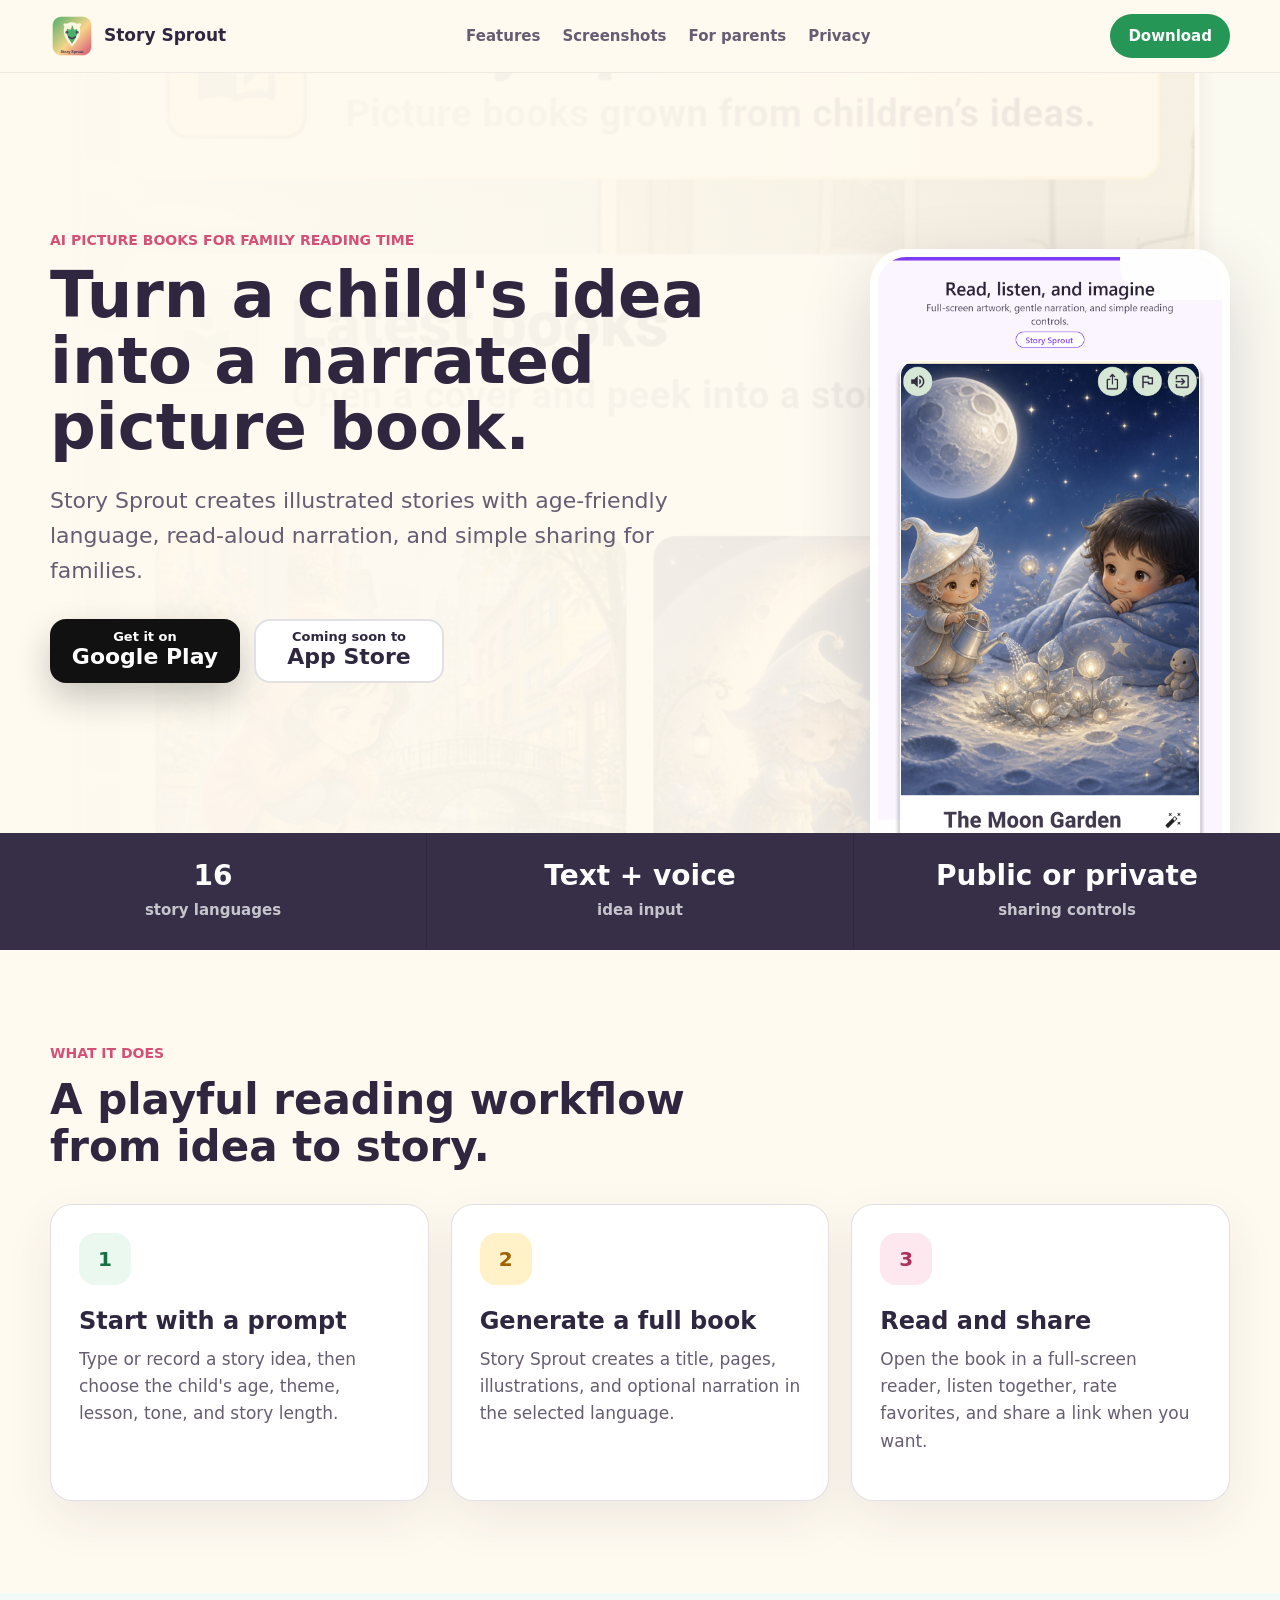
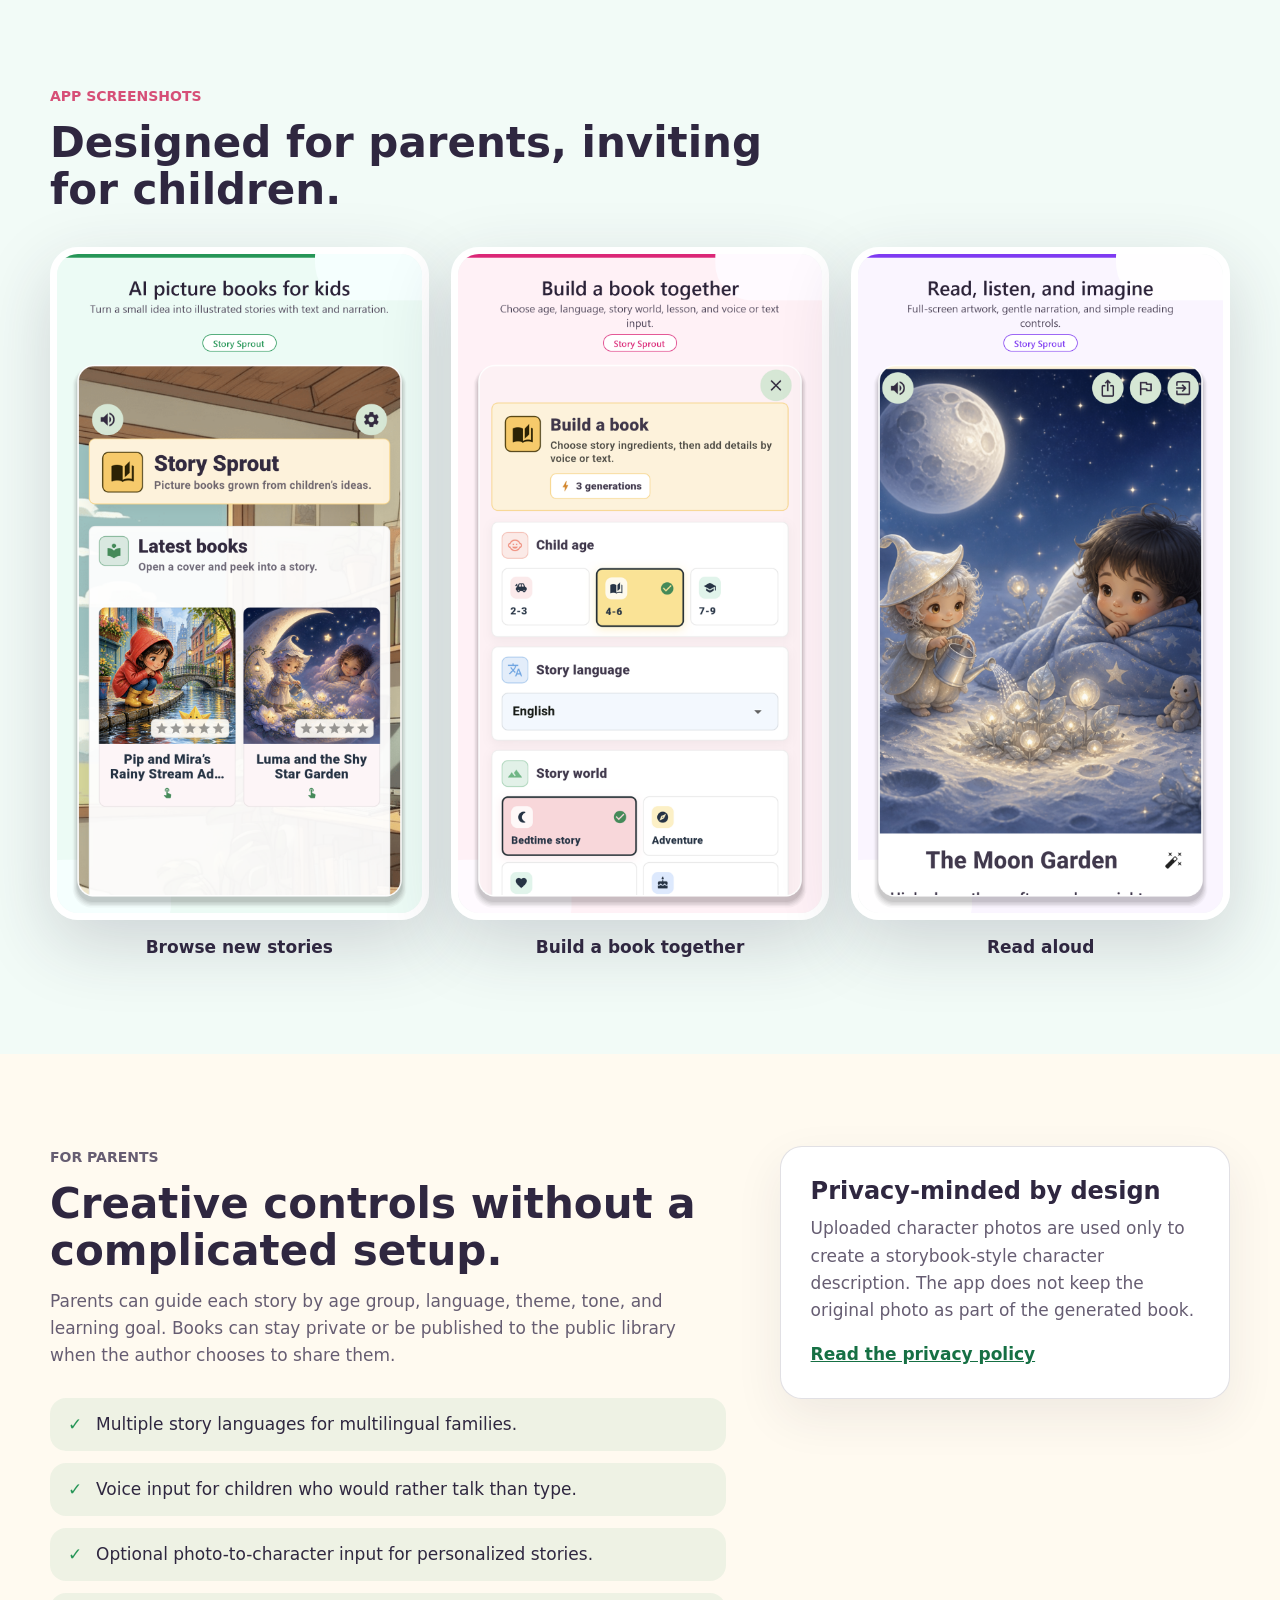
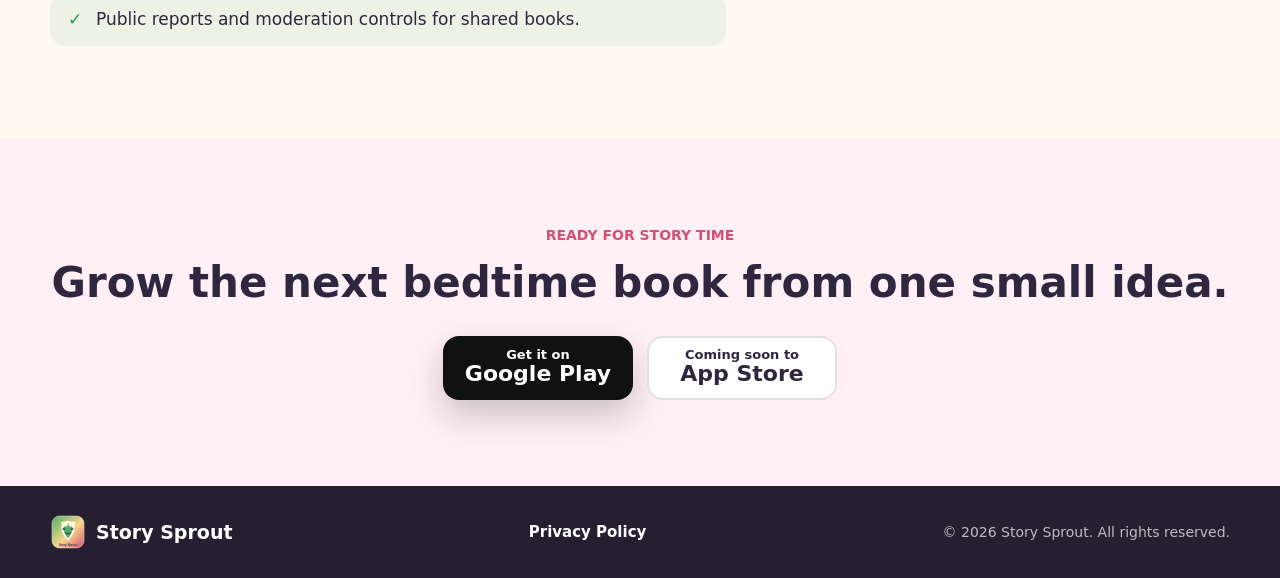
<file: index.html>
<!doctype html>
<html lang="en">
  <head>
    <meta charset="utf-8">
    <meta name="viewport" content="width=device-width, initial-scale=1">
    <title>Story Sprout - AI picture books for children</title>
    <meta
      name="description"
      content="Story Sprout helps families turn children's ideas into illustrated picture books with text, narration, and simple sharing."
    >
    <meta name="theme-color" content="#269657">
    <meta property="og:title" content="Story Sprout">
    <meta property="og:description" content="AI picture books grown from children's ideas.">
    <meta property="og:type" content="website">
    <meta property="og:image" content="assets/screenshots/01_ai_picture_books.png">
    <link rel="icon" href="assets/storysprout-icon.svg" type="image/svg+xml">
    <link rel="stylesheet" href="styles.css">
  </head>
  <body>
    <!-- Static landing page for the Story Sprout app. -->
    <header class="site-header" data-header>
      <a class="brand" href="index.html" aria-label="Story Sprout home">
        <img src="assets/storysprout-icon.svg" alt="" width="44" height="44">
        <span>Story Sprout</span>
      </a>
      <nav class="site-nav" aria-label="Primary navigation">
        <a href="#features">Features</a>
        <a href="#screenshots">Screenshots</a>
        <a href="#parents">For parents</a>
        <a href="privacy.html">Privacy</a>
      </nav>
      <a class="header-cta" href="#download">Download</a>
    </header>

    <main>
      <section class="hero" aria-labelledby="hero-title">
        <div class="hero-backdrop" aria-hidden="true">
          <img src="assets/screenshots/01_ai_picture_books.png" alt="">
        </div>
        <div class="hero-content">
          <p class="eyebrow">AI picture books for family reading time</p>
          <h1 id="hero-title">Turn a child's idea into a narrated picture book.</h1>
          <p class="hero-copy">
            Story Sprout creates illustrated stories with age-friendly language,
            read-aloud narration, and simple sharing for families.
          </p>
          <div class="hero-actions" id="download">
            <a
              class="store-badge store-badge--play"
              href="https://play.google.com/store/apps/details?id=com.shipshape_solutions.storysprout"
              target="_blank"
              rel="noopener"
              aria-label="Get Story Sprout on Google Play"
            >
              <span>Get it on</span>
              <strong>Google Play</strong>
            </a>
            <span class="store-badge store-badge--soon" aria-label="iOS version coming soon">
              <span>Coming soon to</span>
              <strong>App Store</strong>
            </span>
          </div>
        </div>
        <div class="hero-phone" aria-label="Story Sprout app preview">
          <img src="assets/screenshots/03_read_aloud.png" alt="Story Sprout reading screen with illustrated moon garden page">
        </div>
      </section>

      <section class="intro-band" aria-label="Story Sprout highlights">
        <div class="metric">
          <strong>16</strong>
          <span>story languages</span>
        </div>
        <div class="metric">
          <strong>Text + voice</strong>
          <span>idea input</span>
        </div>
        <div class="metric">
          <strong>Public or private</strong>
          <span>sharing controls</span>
        </div>
      </section>

      <section class="section" id="features" aria-labelledby="features-title">
        <div class="section-heading">
          <p class="eyebrow">What it does</p>
          <h2 id="features-title">A playful reading workflow from idea to story.</h2>
        </div>
        <div class="feature-grid">
          <article class="feature-card">
            <span class="feature-icon">1</span>
            <h3>Start with a prompt</h3>
            <p>Type or record a story idea, then choose the child's age, theme, lesson, tone, and story length.</p>
          </article>
          <article class="feature-card">
            <span class="feature-icon">2</span>
            <h3>Generate a full book</h3>
            <p>Story Sprout creates a title, pages, illustrations, and optional narration in the selected language.</p>
          </article>
          <article class="feature-card">
            <span class="feature-icon">3</span>
            <h3>Read and share</h3>
            <p>Open the book in a full-screen reader, listen together, rate favorites, and share a link when you want.</p>
          </article>
        </div>
      </section>

      <section class="showcase" id="screenshots" aria-labelledby="screenshots-title">
        <div class="section-heading">
          <p class="eyebrow">App screenshots</p>
          <h2 id="screenshots-title">Designed for parents, inviting for children.</h2>
        </div>
        <div class="screenshot-strip" aria-label="Story Sprout screenshots">
          <figure>
            <img src="assets/screenshots/01_ai_picture_books.png" alt="Story Sprout home screen with latest picture books">
            <figcaption>Browse new stories</figcaption>
          </figure>
          <figure>
            <img src="assets/screenshots/05_build_together.png" alt="Story Sprout build a book screen with language and story world options">
            <figcaption>Build a book together</figcaption>
          </figure>
          <figure>
            <img src="assets/screenshots/03_read_aloud.png" alt="Story Sprout reading screen with artwork and narration controls">
            <figcaption>Read aloud</figcaption>
          </figure>
        </div>
      </section>

      <section class="split-section" id="parents" aria-labelledby="parents-title">
        <div>
          <p class="eyebrow">For parents</p>
          <h2 id="parents-title">Creative controls without a complicated setup.</h2>
          <p>
            Parents can guide each story by age group, language, theme, tone,
            and learning goal. Books can stay private or be published to the
            public library when the author chooses to share them.
          </p>
          <ul class="check-list">
            <li>Multiple story languages for multilingual families.</li>
            <li>Voice input for children who would rather talk than type.</li>
            <li>Optional photo-to-character input for personalized stories.</li>
            <li>Public reports and moderation controls for shared books.</li>
          </ul>
        </div>
        <div class="parent-panel">
          <h3>Privacy-minded by design</h3>
          <p>
            Uploaded character photos are used only to create a storybook-style
            character description. The app does not keep the original photo as
            part of the generated book.
          </p>
          <a href="privacy.html">Read the privacy policy</a>
        </div>
      </section>

      <section class="cta-section" aria-labelledby="cta-title">
        <p class="eyebrow">Ready for story time</p>
        <h2 id="cta-title">Grow the next bedtime book from one small idea.</h2>
        <div class="hero-actions">
          <a
            class="store-badge store-badge--play"
            href="https://play.google.com/store/apps/details?id=com.shipshape_solutions.storysprout"
            target="_blank"
            rel="noopener"
          >
            <span>Get it on</span>
            <strong>Google Play</strong>
          </a>
          <span class="store-badge store-badge--soon" aria-label="iOS version coming soon">
            <span>Coming soon to</span>
            <strong>App Store</strong>
          </span>
        </div>
      </section>
    </main>

    <footer class="site-footer">
      <a class="brand brand--footer" href="index.html">
        <img src="assets/storysprout-icon.svg" alt="" width="36" height="36">
        <span>Story Sprout</span>
      </a>
      <div class="footer-links">
        <a href="privacy.html">Privacy Policy</a>
      </div>
      <p>&copy; <span data-year></span> Story Sprout. All rights reserved.</p>
    </footer>

    <script src="script.js"></script>
  </body>
</html>
</file>
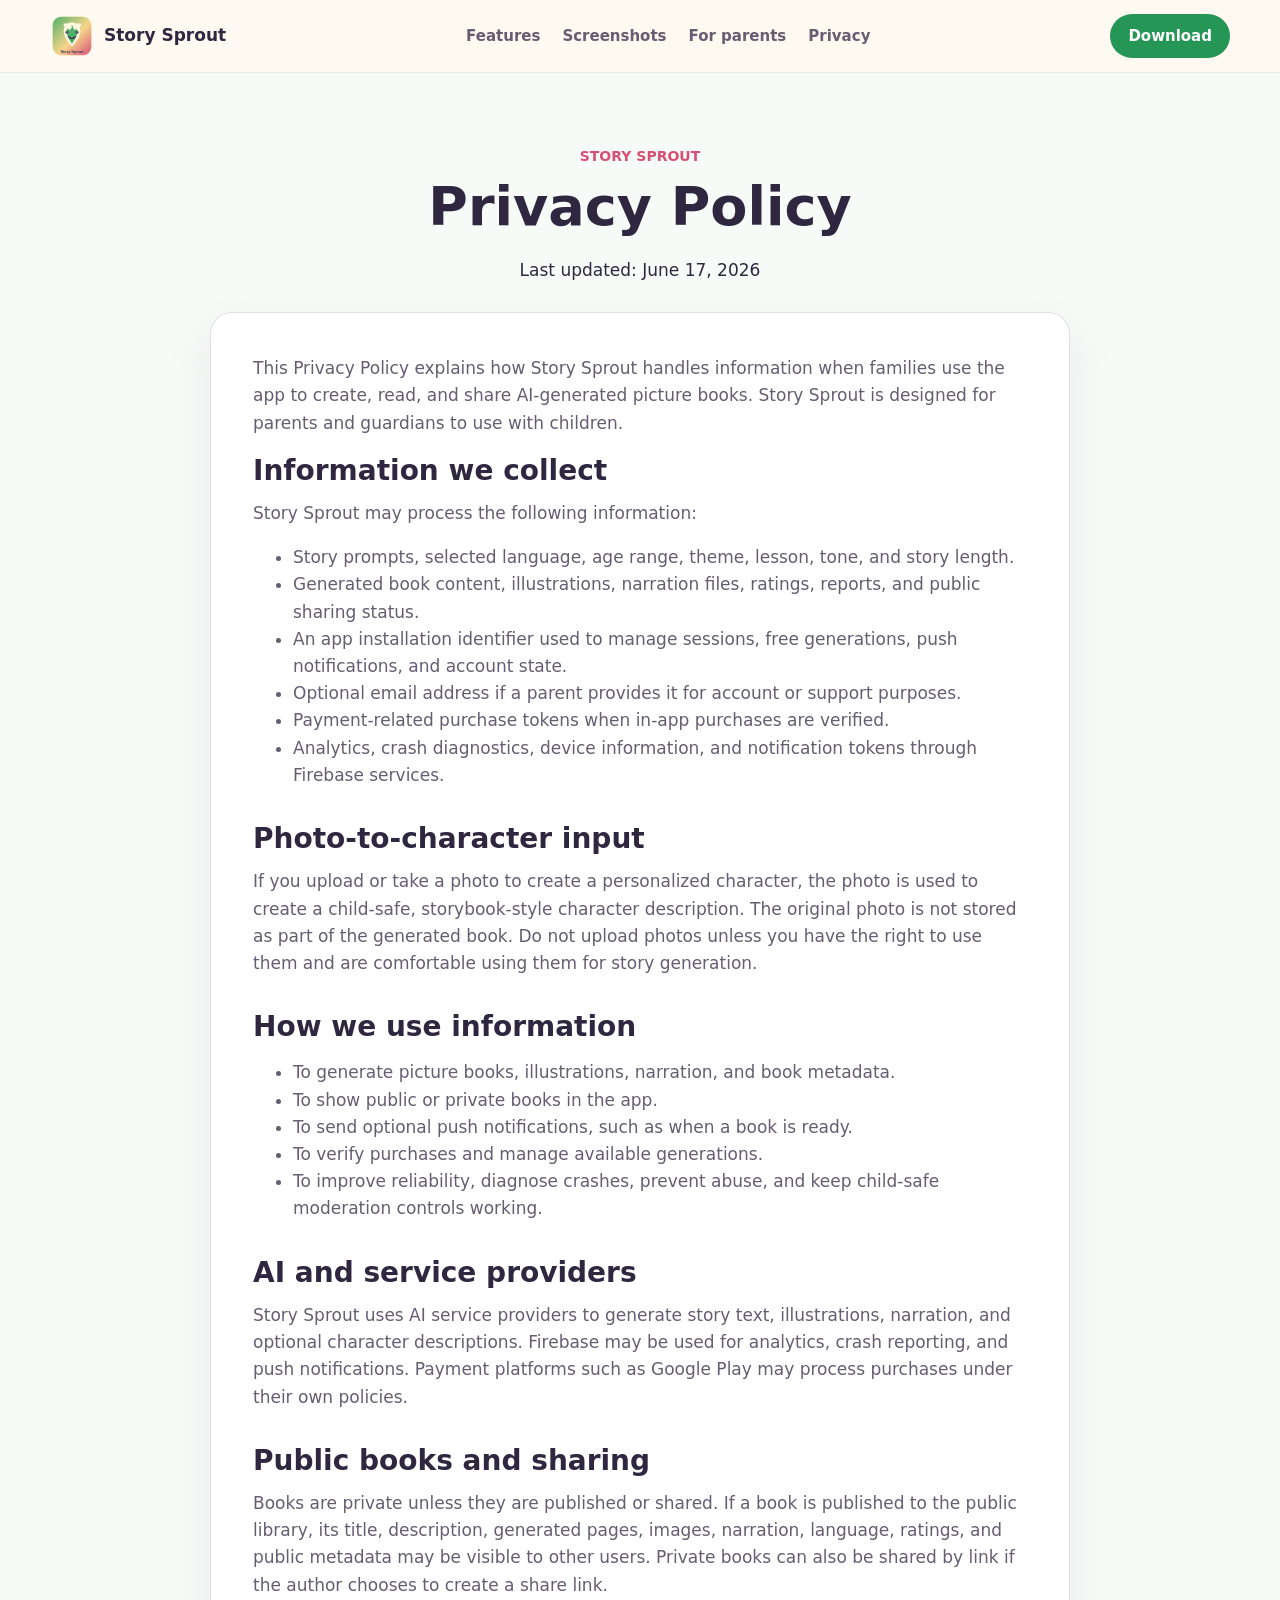
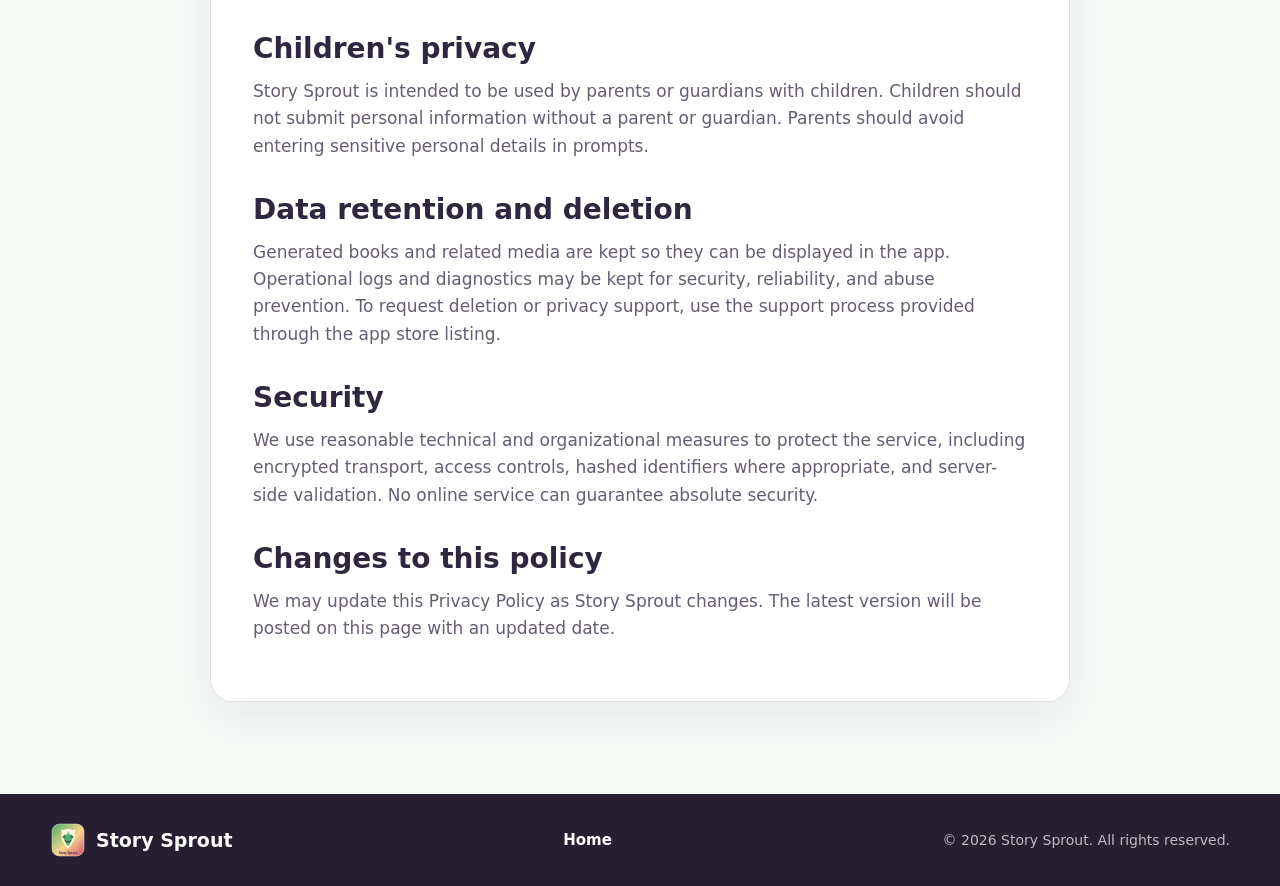
<file: privacy.html>
<!doctype html>
<html lang="en">
  <head>
    <meta charset="utf-8">
    <meta name="viewport" content="width=device-width, initial-scale=1">
    <title>Privacy Policy - Story Sprout</title>
    <meta
      name="description"
      content="Privacy Policy for Story Sprout, an AI picture book app for families."
    >
    <meta name="theme-color" content="#269657">
    <link rel="icon" href="assets/storysprout-icon.svg" type="image/svg+xml">
    <link rel="stylesheet" href="styles.css">
  </head>
  <body class="policy-page">
    <!-- Static privacy page for the Story Sprout app. -->
    <header class="site-header" data-header>
      <a class="brand" href="index.html" aria-label="Story Sprout home">
        <img src="assets/storysprout-icon.svg" alt="" width="44" height="44">
        <span>Story Sprout</span>
      </a>
      <nav class="site-nav" aria-label="Primary navigation">
        <a href="index.html#features">Features</a>
        <a href="index.html#screenshots">Screenshots</a>
        <a href="index.html#parents">For parents</a>
        <a href="privacy.html" aria-current="page">Privacy</a>
      </nav>
      <a class="header-cta" href="index.html#download">Download</a>
    </header>

    <main class="policy-layout">
      <section class="policy-hero">
        <p class="eyebrow">Story Sprout</p>
        <h1>Privacy Policy</h1>
        <p>Last updated: June 17, 2026</p>
      </section>

      <article class="policy-content">
        <p>
          This Privacy Policy explains how Story Sprout handles information when
          families use the app to create, read, and share AI-generated picture
          books. Story Sprout is designed for parents and guardians to use with
          children.
        </p>

        <h2>Information we collect</h2>
        <p>Story Sprout may process the following information:</p>
        <ul>
          <li>Story prompts, selected language, age range, theme, lesson, tone, and story length.</li>
          <li>Generated book content, illustrations, narration files, ratings, reports, and public sharing status.</li>
          <li>An app installation identifier used to manage sessions, free generations, push notifications, and account state.</li>
          <li>Optional email address if a parent provides it for account or support purposes.</li>
          <li>Payment-related purchase tokens when in-app purchases are verified.</li>
          <li>Analytics, crash diagnostics, device information, and notification tokens through Firebase services.</li>
        </ul>

        <h2>Photo-to-character input</h2>
        <p>
          If you upload or take a photo to create a personalized character, the
          photo is used to create a child-safe, storybook-style character
          description. The original photo is not stored as part of the generated
          book. Do not upload photos unless you have the right to use them and
          are comfortable using them for story generation.
        </p>

        <h2>How we use information</h2>
        <ul>
          <li>To generate picture books, illustrations, narration, and book metadata.</li>
          <li>To show public or private books in the app.</li>
          <li>To send optional push notifications, such as when a book is ready.</li>
          <li>To verify purchases and manage available generations.</li>
          <li>To improve reliability, diagnose crashes, prevent abuse, and keep child-safe moderation controls working.</li>
        </ul>

        <h2>AI and service providers</h2>
        <p>
          Story Sprout uses AI service providers to generate story text,
          illustrations, narration, and optional character descriptions.
          Firebase may be used for analytics, crash reporting, and push
          notifications. Payment platforms such as Google Play may process
          purchases under their own policies.
        </p>

        <h2>Public books and sharing</h2>
        <p>
          Books are private unless they are published or shared. If a book is
          published to the public library, its title, description, generated
          pages, images, narration, language, ratings, and public metadata may be
          visible to other users. Private books can also be shared by link if the
          author chooses to create a share link.
        </p>

        <h2>Children's privacy</h2>
        <p>
          Story Sprout is intended to be used by parents or guardians with
          children. Children should not submit personal information without a
          parent or guardian. Parents should avoid entering sensitive personal
          details in prompts.
        </p>

        <h2>Data retention and deletion</h2>
        <p>
          Generated books and related media are kept so they can be displayed in
          the app. Operational logs and diagnostics may be kept for security,
          reliability, and abuse prevention. To request deletion or privacy
          support, use the support process provided through the app store
          listing.
        </p>

        <h2>Security</h2>
        <p>
          We use reasonable technical and organizational measures to protect the
          service, including encrypted transport, access controls, hashed
          identifiers where appropriate, and server-side validation. No online
          service can guarantee absolute security.
        </p>

        <h2>Changes to this policy</h2>
        <p>
          We may update this Privacy Policy as Story Sprout changes. The latest
          version will be posted on this page with an updated date.
        </p>

      </article>
    </main>

    <footer class="site-footer">
      <a class="brand brand--footer" href="index.html">
        <img src="assets/storysprout-icon.svg" alt="" width="36" height="36">
        <span>Story Sprout</span>
      </a>
      <div class="footer-links">
        <a href="index.html">Home</a>
      </div>
      <p>&copy; <span data-year></span> Story Sprout. All rights reserved.</p>
    </footer>

    <script src="script.js"></script>
  </body>
</html>
</file>
<file: styles.css>
:root {
  color-scheme: light;
  --ink: #2f2740;
  --muted: #665d72;
  --soft: #fff7e4;
  --paper: #ffffff;
  --mint: #eaf8f0;
  --leaf: #269657;
  --leaf-dark: #167044;
  --rose: #d64f77;
  --sky: #3f7fd6;
  --sun: #f2bb3d;
  --line: rgba(47, 39, 64, 0.14);
  --shadow: 0 24px 70px rgba(47, 39, 64, 0.18);
  --radius: 22px;
  font-family:
    Inter, ui-sans-serif, system-ui, -apple-system, BlinkMacSystemFont, "Segoe UI",
    sans-serif;
}

* {
  box-sizing: border-box;
}

html {
  scroll-behavior: smooth;
}

body {
  margin: 0;
  background: #fffaf0;
  color: var(--ink);
  font-size: 17px;
  line-height: 1.6;
  overflow-x: hidden;
}

body::selection {
  background: rgba(38, 150, 87, 0.22);
}

img {
  display: block;
  max-width: 100%;
}

a {
  color: inherit;
}

.site-header {
  align-items: center;
  background: rgba(255, 250, 240, 0.88);
  border-bottom: 1px solid rgba(47, 39, 64, 0.08);
  display: flex;
  gap: 28px;
  justify-content: space-between;
  left: 0;
  padding: 14px max(24px, calc((100vw - 1180px) / 2));
  position: sticky;
  right: 0;
  top: 0;
  transition: box-shadow 180ms ease, background-color 180ms ease;
  z-index: 20;
}

.site-header.is-scrolled {
  background: rgba(255, 250, 240, 0.96);
  box-shadow: 0 14px 36px rgba(47, 39, 64, 0.08);
}

.brand {
  align-items: center;
  display: inline-flex;
  font-weight: 850;
  gap: 10px;
  text-decoration: none;
  white-space: nowrap;
}

.brand img {
  border-radius: 13px;
}

.brand--footer {
  font-size: 19px;
}

.site-nav {
  align-items: center;
  display: flex;
  gap: 22px;
  font-size: 15px;
  font-weight: 720;
  color: var(--muted);
}

.site-nav a,
.footer-links a {
  text-decoration: none;
}

.site-nav a:hover,
.footer-links a:hover {
  color: var(--leaf-dark);
}

.header-cta {
  background: var(--leaf);
  border-radius: 999px;
  color: #ffffff;
  font-size: 15px;
  font-weight: 850;
  padding: 10px 18px;
  text-decoration: none;
}

.header-cta:hover,
.store-badge:hover {
  transform: translateY(-1px);
}

.hero {
  isolation: isolate;
  min-height: 760px;
  overflow: hidden;
  padding: 110px max(24px, calc((100vw - 1180px) / 2)) 84px;
  position: relative;
}

.hero-backdrop {
  inset: 0;
  opacity: 0.34;
  position: absolute;
  z-index: -2;
}

.hero-backdrop img {
  filter: saturate(1.08);
  height: 100%;
  object-fit: cover;
  width: 100%;
}

.hero::after {
  background: linear-gradient(
    90deg,
    rgba(255, 250, 240, 0.96) 0%,
    rgba(255, 250, 240, 0.88) 46%,
    rgba(255, 250, 240, 0.5) 100%
  );
  content: "";
  inset: 0;
  position: absolute;
  z-index: -1;
}

.hero-content {
  max-width: 690px;
  padding-top: 46px;
}

.eyebrow {
  color: var(--rose);
  font-size: 14px;
  font-weight: 900;
  margin: 0 0 12px;
  text-transform: uppercase;
}

h1,
h2,
h3,
p {
  margin-top: 0;
}

h1 {
  font-size: 64px;
  line-height: 1.03;
  margin-bottom: 22px;
}

h2 {
  font-size: 42px;
  line-height: 1.12;
  margin-bottom: 14px;
}

h3 {
  font-size: 24px;
  line-height: 1.2;
  margin-bottom: 10px;
}

.hero-copy {
  color: var(--muted);
  font-size: 22px;
  max-width: 620px;
}

.hero-actions {
  display: flex;
  flex-wrap: wrap;
  gap: 14px;
  margin-top: 30px;
}

.store-badge {
  align-items: center;
  border-radius: 16px;
  display: inline-flex;
  flex-direction: column;
  justify-content: center;
  min-height: 64px;
  min-width: 190px;
  padding: 9px 20px 11px;
  text-decoration: none;
  transition: transform 160ms ease, box-shadow 160ms ease;
}

.store-badge span {
  font-size: 13px;
  font-weight: 740;
  line-height: 1.1;
}

.store-badge strong {
  font-size: 22px;
  line-height: 1.1;
}

.store-badge--play {
  background: #111111;
  box-shadow: 0 15px 34px rgba(17, 17, 17, 0.22);
  color: #ffffff;
}

.store-badge--soon {
  background: #ffffff;
  border: 2px solid var(--line);
  color: var(--ink);
}

.hero-phone {
  bottom: -44px;
  position: absolute;
  right: max(24px, calc((100vw - 1180px) / 2));
  width: 360px;
}

.hero-phone img {
  border: 8px solid rgba(255, 255, 255, 0.96);
  border-radius: 36px;
  box-shadow: var(--shadow);
}

.intro-band {
  background: var(--ink);
  color: #ffffff;
  display: grid;
  gap: 1px;
  grid-template-columns: repeat(3, 1fr);
}

.metric {
  background: rgba(255, 255, 255, 0.04);
  padding: 28px 24px;
  text-align: center;
}

.metric strong {
  display: block;
  font-size: 28px;
  line-height: 1.1;
}

.metric span {
  color: rgba(255, 255, 255, 0.72);
  display: block;
  font-size: 15px;
  font-weight: 730;
  margin-top: 6px;
}

.section,
.showcase,
.split-section,
.cta-section,
.policy-layout {
  padding-left: max(24px, calc((100vw - 1180px) / 2));
  padding-right: max(24px, calc((100vw - 1180px) / 2));
}

.section,
.showcase,
.split-section {
  padding-bottom: 92px;
  padding-top: 92px;
}

.section-heading {
  max-width: 760px;
}

.section-heading p:not(.eyebrow) {
  color: var(--muted);
}

.feature-grid {
  display: grid;
  gap: 22px;
  grid-template-columns: repeat(3, 1fr);
  margin-top: 34px;
}

.feature-card,
.parent-panel,
.policy-content {
  background: var(--paper);
  border: 1px solid var(--line);
  border-radius: var(--radius);
  box-shadow: 0 18px 48px rgba(47, 39, 64, 0.08);
}

.feature-card {
  padding: 28px;
}

.feature-icon {
  align-items: center;
  background: var(--mint);
  border-radius: 16px;
  color: var(--leaf-dark);
  display: inline-flex;
  font-size: 20px;
  font-weight: 900;
  height: 52px;
  justify-content: center;
  margin-bottom: 22px;
  width: 52px;
}

.feature-card:nth-child(2) .feature-icon {
  background: #fff2c8;
  color: #a16300;
}

.feature-card:nth-child(3) .feature-icon {
  background: #fde8ef;
  color: #ad315a;
}

.feature-card p,
.split-section p,
.parent-panel p,
.policy-content p,
.policy-content li {
  color: var(--muted);
}

.showcase {
  background: #f2fbf7;
}

.screenshot-strip {
  display: grid;
  gap: 22px;
  grid-template-columns: repeat(3, 1fr);
  margin-top: 34px;
}

.screenshot-strip figure {
  margin: 0;
}

.screenshot-strip img {
  aspect-ratio: 9 / 16;
  border: 7px solid #ffffff;
  border-radius: 28px;
  box-shadow: var(--shadow);
  object-fit: cover;
  width: 100%;
}

.screenshot-strip figcaption {
  color: var(--ink);
  font-size: 17px;
  font-weight: 850;
  margin-top: 14px;
  text-align: center;
}

.split-section {
  align-items: start;
  display: grid;
  gap: 54px;
  grid-template-columns: minmax(0, 1.2fr) minmax(320px, 0.8fr);
}

.check-list {
  display: grid;
  gap: 12px;
  list-style: none;
  margin: 28px 0 0;
  padding: 0;
}

.check-list li {
  background: rgba(38, 150, 87, 0.08);
  border-radius: 16px;
  padding: 13px 16px 13px 46px;
  position: relative;
}

.check-list li::before {
  color: var(--leaf);
  content: "✓";
  font-weight: 900;
  left: 18px;
  position: absolute;
}

.parent-panel {
  padding: 30px;
}

.parent-panel a {
  color: var(--leaf-dark);
  font-weight: 850;
}

.cta-section {
  background: #fff0f5;
  padding-bottom: 86px;
  padding-top: 86px;
  text-align: center;
}

.cta-section .hero-actions {
  justify-content: center;
}

.site-footer {
  align-items: center;
  background: #251f31;
  color: #ffffff;
  display: flex;
  flex-wrap: wrap;
  gap: 18px 30px;
  justify-content: space-between;
  padding: 28px max(24px, calc((100vw - 1180px) / 2));
}

.site-footer p {
  color: rgba(255, 255, 255, 0.7);
  font-size: 14px;
  margin: 0;
}

.footer-links {
  display: flex;
  gap: 20px;
  font-size: 15px;
  font-weight: 760;
}

.policy-page {
  background: #f7fbf8;
}

.policy-layout {
  padding-bottom: 92px;
  padding-top: 72px;
}

.policy-hero {
  margin: 0 auto 28px;
  max-width: 860px;
  text-align: center;
}

.policy-hero h1 {
  font-size: 54px;
}

.policy-content {
  margin: 0 auto;
  max-width: 860px;
  padding: 42px;
}

.policy-content h2 {
  font-size: 28px;
  margin-top: 34px;
}

.policy-content h2:first-of-type {
  margin-top: 18px;
}

.policy-content a {
  color: var(--leaf-dark);
  font-weight: 800;
}

@media (max-width: 980px) {
  .site-header {
    align-items: flex-start;
    flex-wrap: wrap;
  }

  .site-nav {
    order: 3;
    overflow-x: auto;
    padding-bottom: 2px;
    width: 100%;
  }

  .hero {
    min-height: auto;
    padding-bottom: 54px;
  }

  .hero-content {
    max-width: 720px;
  }

  .hero-phone {
    margin-top: 44px;
    position: relative;
    right: auto;
    width: min(420px, 82vw);
  }

  .feature-grid,
  .screenshot-strip,
  .split-section {
    grid-template-columns: 1fr;
  }

  .screenshot-strip {
    margin-left: auto;
    margin-right: auto;
    max-width: 430px;
  }
}

@media (max-width: 640px) {
  body {
    font-size: 16px;
  }

  .site-header {
    display: grid;
    gap: 12px;
    grid-template-columns: 1fr;
  }

  .brand {
    font-size: 18px;
  }

  .site-nav {
    gap: 18px;
  }

  .header-cta {
    display: none;
  }

  .hero {
    padding-top: 72px;
  }

  .hero-content {
    padding-top: 0;
    max-width: calc(100vw - 48px);
    width: 100%;
  }

  h1 {
    font-size: 40px;
  }

  h2 {
    font-size: 32px;
  }

  .hero-copy {
    font-size: 19px;
  }

  .hero-actions,
  .hero-phone {
    max-width: calc(100vw - 48px);
  }

  .store-badge {
    min-width: 0;
  }

  .intro-band {
    grid-template-columns: 1fr;
  }

  .section,
  .showcase,
  .split-section,
  .policy-layout {
    padding-bottom: 64px;
    padding-top: 64px;
  }

  .policy-content {
    padding: 28px;
  }

  .store-badge {
    width: 100%;
  }
}
</file>
